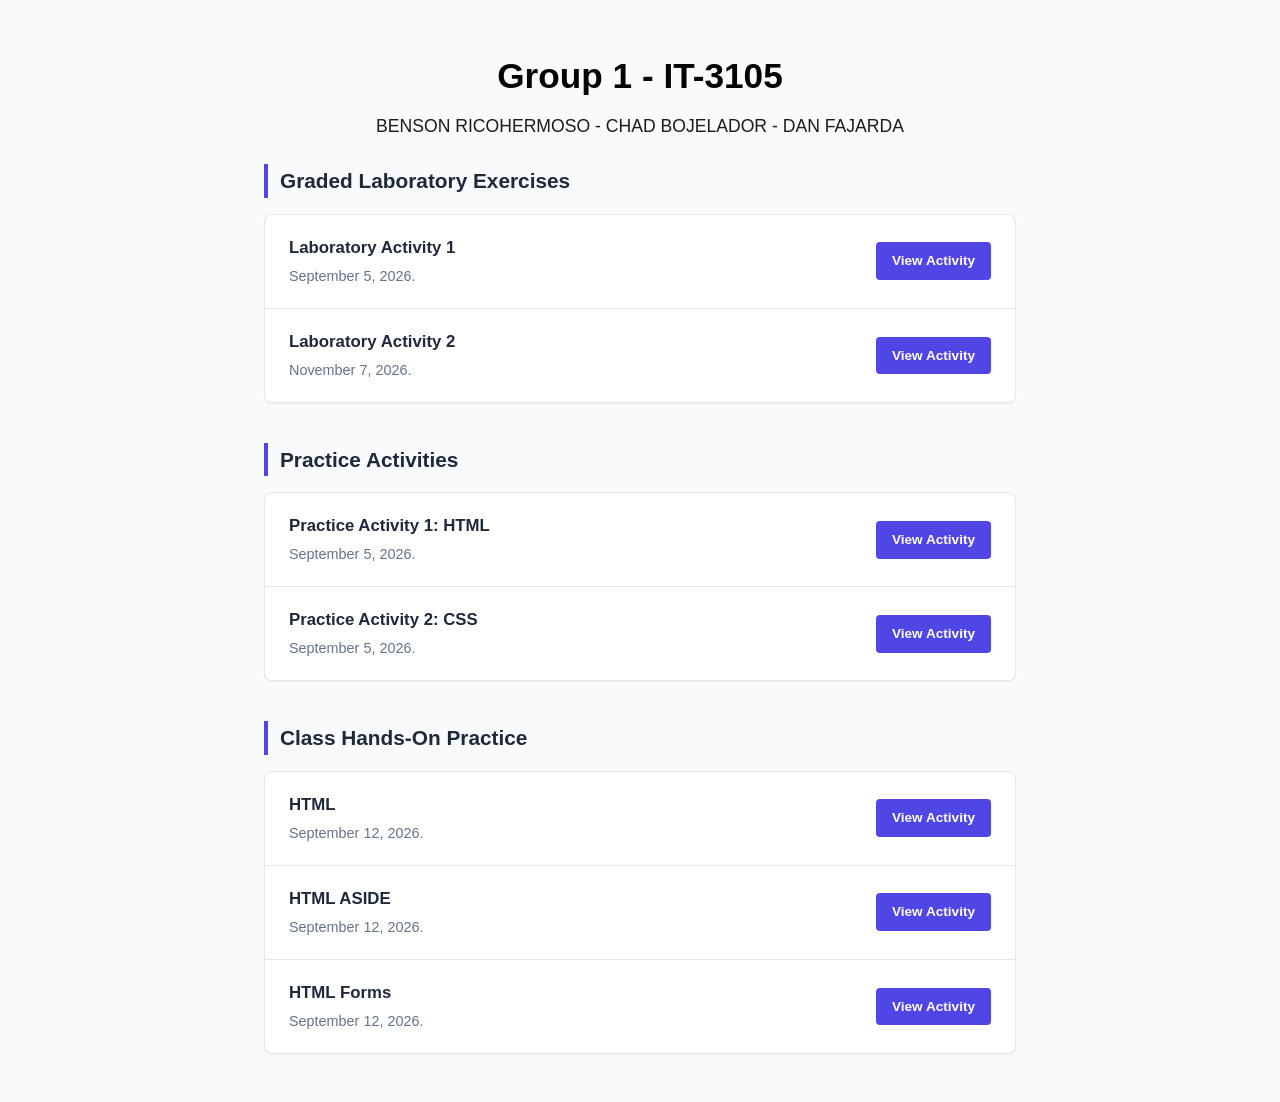
<file: index.html>
<!DOCTYPE html>
<html lang="en">
<head>
    <meta charset="UTF-8">
    <meta name="viewport" content="width=device-width, initial-scale=1.0">
    <title>Class Activity Repository</title>
    <link rel="stylesheet" href="style.css">
</head>
<body>

    <!-- Banner Header -->
    <header>
        <h1>Group 1 - IT-3105</h1>
        <p>BENSON RICOHERMOSO - CHAD BOJELADOR - DAN FAJARDA</p>
    </header>

    <!-- Main Content Area -->
    <main>
        
        <!-- Section: Current Module -->
        <h2 class="section-title">Graded Laboratory Exercises</h2>
        <ul class="activity-list">
            <li>
                <span class="activity-info">
                    <strong>Laboratory Activity 1</strong>
                    <p>September 5, 2026.</p>
                </span>
                <a href="laboratory activities/laboratory activity 1/index.html" class="btn">View Activity</a>
            </li>
              <li>
                <span class="activity-info">
                    <strong>Laboratory Activity 2</strong>
                    <p>November 7, 2026.</p>
                </span>
                <a href="laboratory activities/laboratory activity 2/index.html" class="btn">View Activity</a>
            </li>
        </ul>

         <h2 class="section-title">Practice Activities</h2>
        <ul class="activity-list">
            <li>
                <span class="activity-info">
                    <strong>Practice Activity 1: HTML</strong>
                    <p>September 5, 2026.</p>
                </span>
                <a href="pract_activitiy/practice_1_html.html" class="btn">View Activity</a>
            </li>
            <li>
                <span class="activity-info">
                    <strong>Practice Activity 2: CSS</strong>
                    <p>September 5, 2026.</p>
                </span>
                <a href="pract_activitiy/practice_2_css.html" class="btn">View Activity</a>
            </li>
        </ul>

         <h2 class="section-title">Class Hands-On Practice</h2>
        <ul class="activity-list">
            <li>
                <span class="activity-info">
                    <strong>HTML</strong>
                    <p>September 12, 2026.</p>
                </span>
                <a href="pract_activitiy/practice_1_html.html" class="btn">View Activity</a>
            </li>
            <li>
                <span class="activity-info">
                    <strong>HTML ASIDE</strong>
                    <p>September 12, 2026.</p>
                </span>
                <a href="pract_activitiy/practice_2_html.html" class="btn">View Activity</a>
            </li>
            <li>
                <span class="activity-info">
                    <strong>HTML Forms</strong>
                    <p>September 12, 2026.</p>
                </span>
                <a href="pract_activitiy/practice_1_html_form.html" class="btn">View Activity</a>
            </li>
        </ul>

    </main>

</body>
</html>
</file>
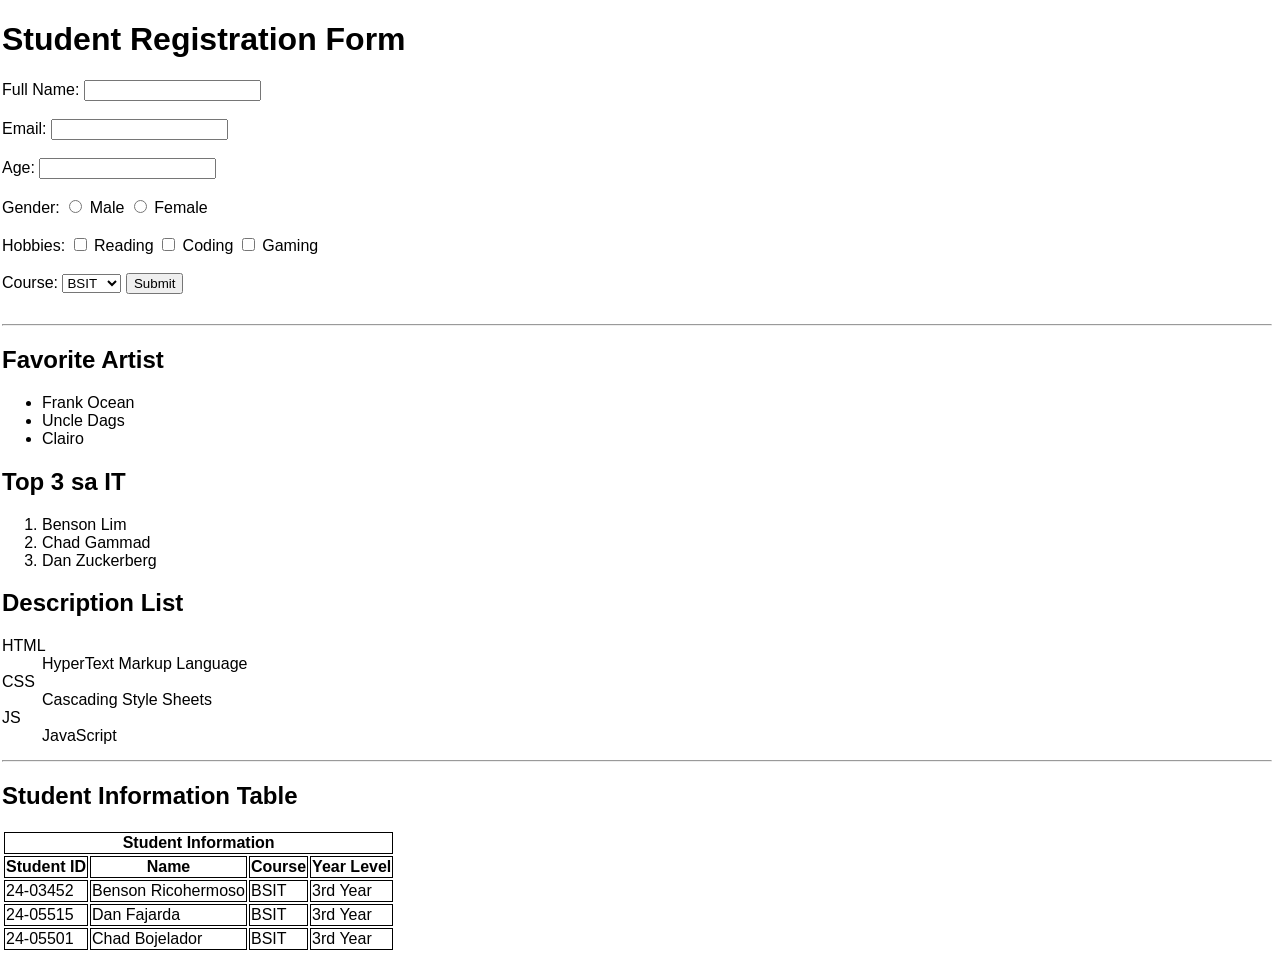
<file: laboratory activities/laboratory activity 1/index.html>
<!DOCTYPE html>
<html lang="en">
<head>
    <meta charset="UTF-8">
    <title>Laboratory 1 - Student Registration</title>
    <style>
        body { font-family: Arial, sans-serif; margin-left: 2px; }
        h1 { text-align: left; }
        form { margin-bottom: 30px; }
        table { margin-top: 20px; }
        th, td { border: 1px solid black; }
        ul, ol, dl { margin: 15px 0; }
    </style>
</head>
<body>

    <h1>Student Registration Form</h1>


    <form action="#" method="#">
        <label for="fullname">Full Name:</label>
        <input type="text" id="fullname" name="fullname" required><br><br>

        <label for="email">Email:</label>
        <input type="email" id="email" name="email" required><br><br>

        <label for="age">Age:</label>
        <input type="number" id="age" name="age"><br><br>

        <label>Gender:</label>
        <input type="radio" id="gender-male" name="gender" value="Male">
        <label for="gender-male">Male</label>
        <input type="radio" id="gender-female" name="gender" value="Female">
        <label for="gender-female">Female</label><br><br>

        <label>Hobbies:</label>
        <input type="checkbox" id="hobby-reading" name="hobbies" value="Reading">
        <label for="hobby-reading">Reading</label>
        <input type="checkbox" id="hobby-coding" name="hobbies" value="Coding">
        <label for="hobby-coding">Coding</label>
        <input type="checkbox" id="hobby-gaming" name="hobbies" value="Gaming">
        <label for="hobby-gaming">Gaming</label><br><br>

        <label for="course">Course:</label>
        <select id="course" name="course">
            <option value="BSIT">BSIT</option>
            <option value="BSCS">BSCS</option>
            <option value="BSIS">BSIS</option>
        </select>

        <button type="submit">Submit</button>
    </form>

    <hr>

    <h2>Favorite Artist</h2>
    <ul>
        <li>Frank Ocean</li>
        <li>Uncle Dags</li>
        <li>Clairo</li>
    </ul>

    <h2>Top 3 sa IT</h2>
    <ol>
        <li>Benson Lim </li>
        <li>Chad Gammad</li>
        <li>Dan Zuckerberg</li>
    </ol>

    <h2>Description List</h2>
    <dl>
        <dt>HTML</dt>
        <dd>HyperText Markup Language</dd>
        <dt>CSS</dt>
        <dd>Cascading Style Sheets</dd>
        <dt>JS</dt>
        <dd>JavaScript</dd>
    </dl>

    <hr>

    <h2>Student Information Table</h2>
    <table>
        <tr>
            <th colspan="4">Student Information</th>
        </tr>
        <tr>
            <th>Student ID</th>
            <th>Name</th>
            <th>Course</th>
            <th>Year Level</th>
        </tr>
        <tr>
            <td>24-03452</td>
            <td>Benson Ricohermoso</td>
            <td>BSIT</td>
            <td>3rd Year</td>
        </tr>
        <tr>
            <td>24-05515</td>
            <td>Dan Fajarda</td>
            <td>BSIT</td>
            <td>3rd Year</td>
        </tr>
        <tr>
            <td>24-05501</td>
            <td>Chad Bojelador</td>
            <td>BSIT</td>
            <td>3rd Year</td>
        </tr>
    </table>

</body>
</html>
</file>
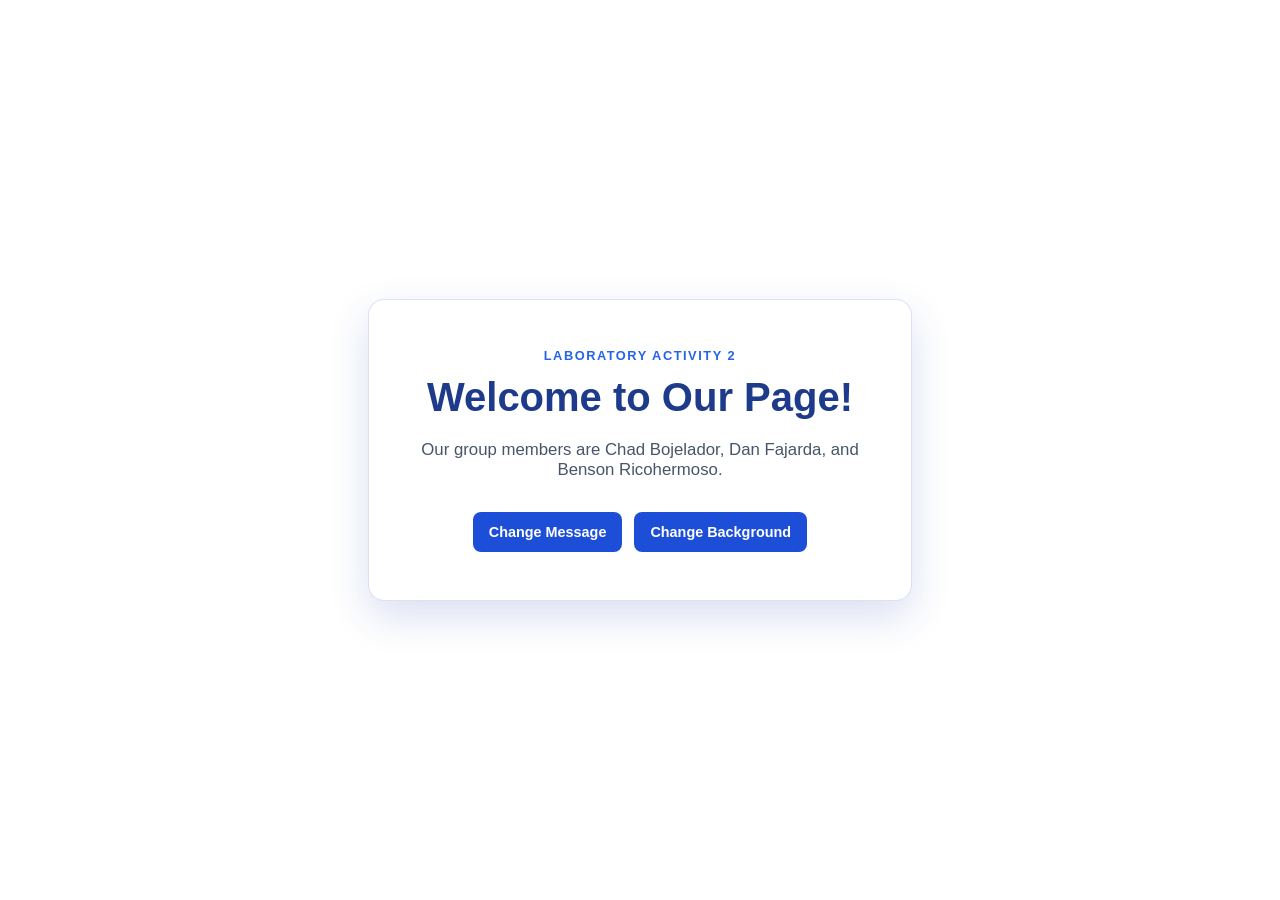
<file: laboratory activities/laboratory activity 2/index.html>
<!DOCTYPE html>
<html lang="en">
<head>
    <meta charset="UTF-8">
    <meta name="viewport" content="width=device-width, initial-scale=1.0">
    <title>My First Interactive Page.</title>
    <link rel="stylesheet" href="style.css">
</head>
<body>
    <main class="page-card">
        <p class="activity-label">Laboratory Activity 2</p>
        <h1>Welcome to Our Page!</h1>
        <p id="message">Our group members are Chad Bojelador, Dan Fajarda, and Benson Ricohermoso.</p>

        <div class="button-group">
            <button type="button" id="change-message">Change Message</button>
            <button type="button" id="change-background">Change Background</button>
        </div>
    </main>

    <script src="script.js"></script>
</body>
</html>
</file>
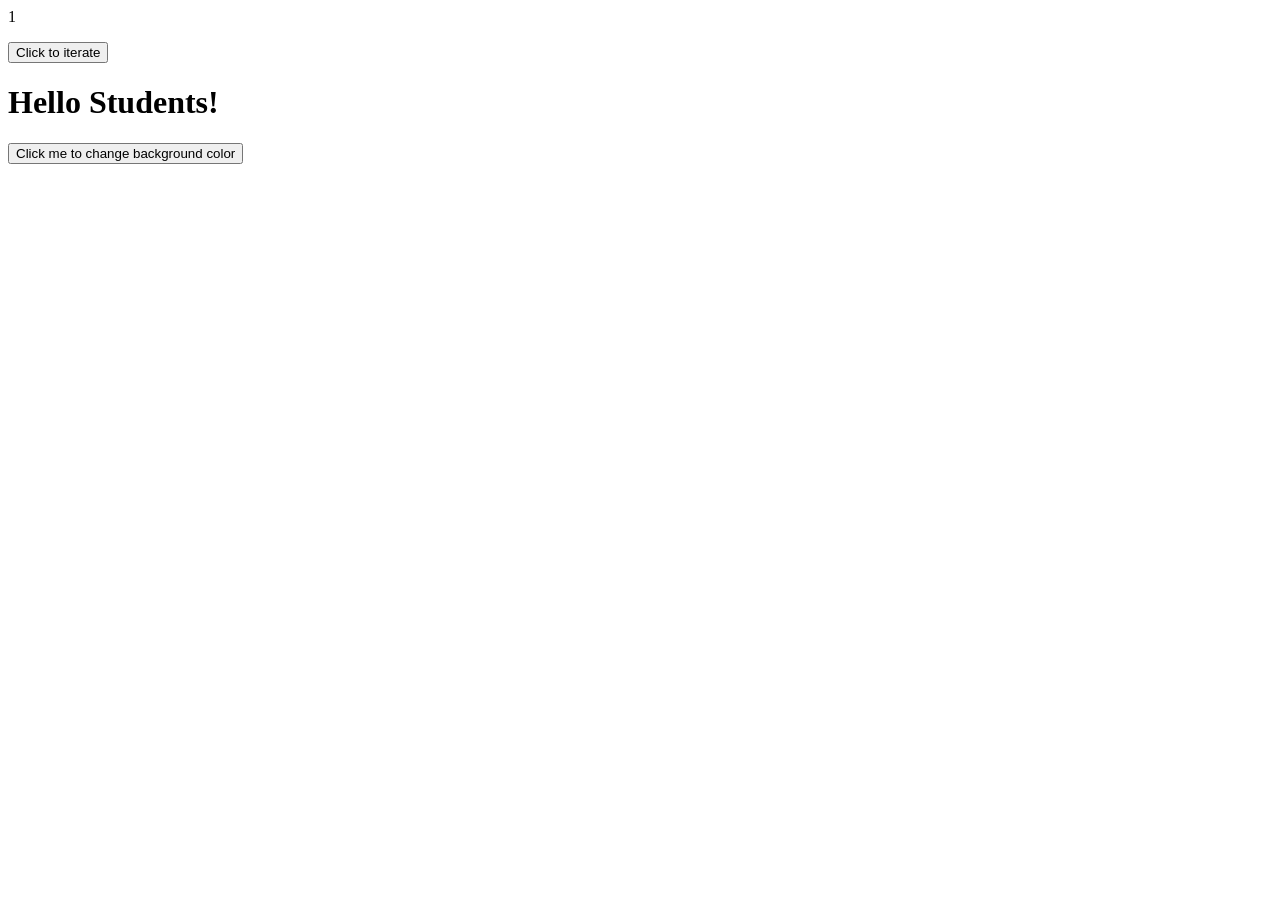
<file: pract_activitiy/pract-activity-javascript.html>
<head>
    <title>Document</title>
</head>
<body>

    <script>

        // let name = prompt ("Please enter your name: ");

        /*
        console.log("Please enter your name: ");
        let fname = prompt("Enter your name: ");
        console.log ("Welcome," + fname + "!");

        console.log("Please enter your age: ");
        let age = prompt("Enter your age: ");
        console.log("You are " + age + " years old.");

        console.log("Please enter your city: ");
        let city = prompt ("Enter your city: ");
        console.log ("You live in " + city + ".");
        

        let num1 = 10; 
        let num2 = 5;

        console.log (num1 + num2)
        

        let age = prompt ("Please enter your age: ");

        console.log ("Your age is: " + age);
        if (age >= 18) {
            console.log ("You are an adult.");
        } else {
            console.log ("You are a minor");
        }


        let singer = prompt ("Please enter your favorite singer: ");

        switch (singer) {
            case "Justin":
                console.log ("The  Justin Beiber! ");
                break;
            case "Demi":
                console.log ("The Demi Lovato!");
                break;
            case "Charlie":
                console.log ("The Charlie Puth!");
                break;
            case "Adel":
                console.log ("Adel of all time!");
                break;   
            default:
                console.log ("The singer is Unknown!");
        }
        

        for (let i = 1; i <= 5; i++) {
        console.log(i);
        }
        

        function greet() {
            console.log("Hello, " + name + " !");
        }

        let name = prompt("Enter your name: ");
        greet(name);

       
        */

        let i = 1;
        function changeText() {
    
            document.getElementById("result").textContent = i++;
        }

        /*
        let message = document.getElementById("message");
        message.textContent = "Welcome to JavaScript!";

        

        let button = document.getElementById("btn");

        button.addEventListener("click", function() {
            document.body.style.backgroundColor = "red";
        });
        */

    </script>

    <p id="result">1</p>
    <button onclick="changeText()">Click to iterate</button>

    <h1 id="message">Hello Students!</h1>

    <button id="btn">Click me to change background color</button>

    <script>let button = document.getElementById("btn");

    button.addEventListener("click", function() {
            document.body.style.backgroundColor = "red";
        });
        
    </script>


</body>
</html>
</file>
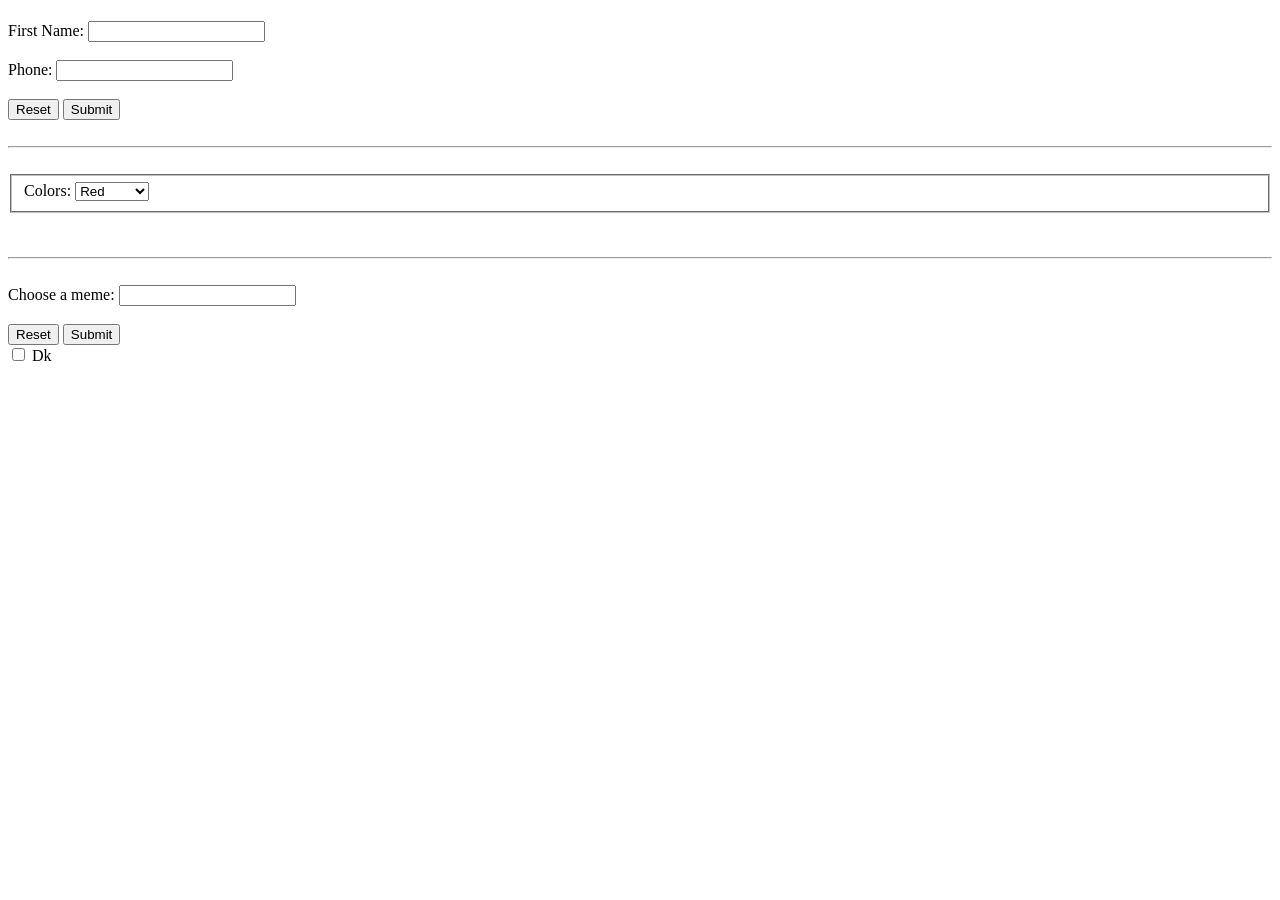
<file: pract_activitiy/practice_1_html_form.html>
<!DOCTYPE html>
<html lang="en">
<head>
    <meta charset="UTF-8">
    <meta name="viewport" content="width=device-width, initial-scale=1.0">
    <title>Document</title>

    <style>
        h1.title {
            color: aqua;
        }
    </style>   
    
</head>
<body>


     

    <h1>
        <title>aaaaaaaaaaaaaaaaaaaaayeah</title>
    </h1>


    <form action="">
        <label for="firstname">First Name:</label>
        <input type="text" name="firstname" id="firstname">
        <br>
        <br>
        <label for="phone">Phone:</label>
        <input type="tel" id="phone" pattern="[0-9]{4}-[0-9]{3}-[0-9]{4}">
        <br>
        <br>
        <button type="reset">Reset</button>
        <button type="submit">Submit</button>
        <br>
    </form>
    
    <form action="">

        
        <br>
        <hr>
        <br>

        <fieldset>
        <label for="colors">Colors:</label>

        
        <select id="colors" name="colors">
            <optgroup label="Color">
                <option value="red">Red</option>
                <option value="green">Green</option>
                <option value="blue">Blue</option>
            </optgroup>

            <optgroup label="Color">
                <option value="red">Red</option>
                <option value="green">Green</option>
                <option value="blue">Blue</option>
            </optgroup>

            <optgroup label="Color">
                <option value="red">Red</option>
                <option value="green">Green</option>
                <option value="blue">Blue</option>
            </optgroup>
        </select>

        </fieldset>
        
        <br>
        <br>
        <hr>
        <br>
        
    </form>

    <form id="meme-form" action="">

        <label for="meme-choice">Choose a meme:</label>
            <input list="meme-opts" id="meme-choice" name="meme-choice">

        <datalist id="meme-opts">
            <option value="Spotibai">
            <option value="MAmaAaaA">
            <option value="Never grow old">
            <option value="Ken bryan corpus">
        </datalist>

        <br>
        <br>
        <button type="reset">Reset</button>
        <button type="submit">Submit</button>

    </form>

    <form action="">
        <input value="Amber" type="checkbox" id="1" >
        <label for="1">Dk</label>
    </form>

    <br>


</body>
</html>
</file>
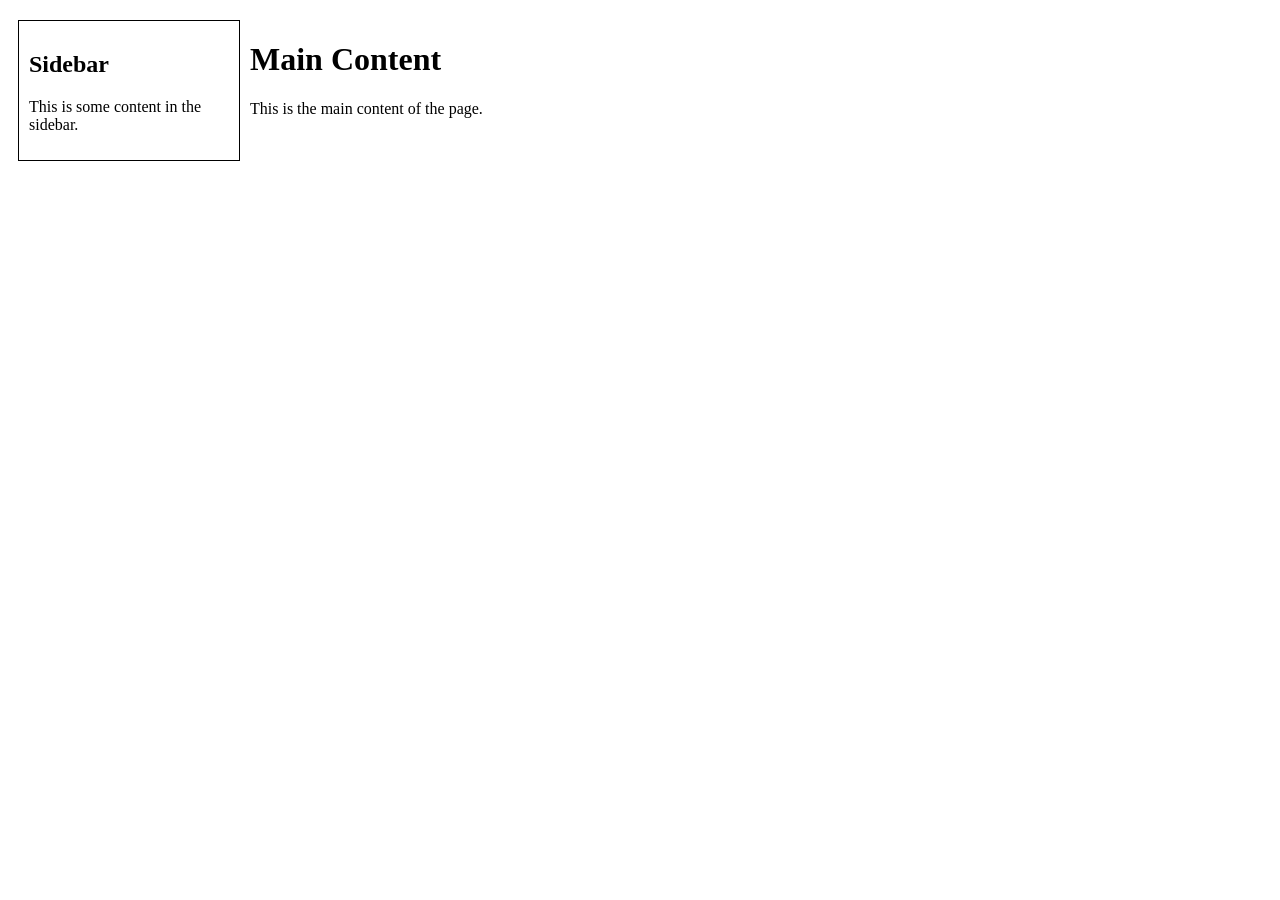
<file: pract_activitiy/practice_2_html.html>
<!DOCTYPE html>
<html lang="en">
<head>
    <meta charset="UTF-8">
    <meta name="viewport" content="width=device-width, initial-scale=1.0">
    <title>Document</title>


    <style>
        main{
            padding: 10px;
            margin: 10px;
        }
        aside{
            width: 200px;
            border: 1px solid black;
            padding: 10px;
            margin: 10px;
            float: left;
        }
    </style>

</head>
<body>
    <aside>
        <h2>Sidebar</h2>
        <p>This is some content in the sidebar.</p>
    </aside>

    <main>
        <h1>Main Content</h1>
        <p>This is the main content of the page.</p>
    </main>
    
</body>
</html>
</file>
<file: style.css>
:root {
    --primary: #4f46e5;
    --primary-dark: #4338ca;
    --bg-color: #f8fafc;
    --card-bg: #ffffff;
    --text-main: #1e293b;
    --text-muted: #64748b;
    --border-color: #e2e8f0;
}

* {
    margin: 0;
    padding: 0;
    box-sizing: border-box;
    font-family: 'Segoe UI', Tahoma, Geneva, Verdana, sans-serif;
}

body {
    background-color: var(--bg-color);
    color: var(--text-main);
    line-height: 1.6;
}

/* Banner Header */
header {
    color: rgb(5, 5, 5);
    padding: 3rem 2rem;
    text-align: center;
}

header h1 {
    font-size: 2.2rem;
    margin-bottom: 0.5rem;
}

header p {
    font-size: 1.1rem;
    opacity: 0.9;
    max-width: 600px;
    margin: 0 auto;
}

/* Main Container */
main {
    max-width: 800px;
    margin: -1.5rem auto 3rem auto;
    padding: 0 1.5rem;
}

/* Section Styling */
.section-title {
    font-size: 1.3rem;
    margin-bottom: 1rem;
    color: var(--text-main);
    border-left: 4px solid var(--primary);
    padding-left: 0.75rem;
}

/* Simple List Styling */
.activity-list {
    list-style: none;
    background: var(--card-bg);
    border: 1px solid var(--border-color);
    border-radius: 8px;
    box-shadow: 0 1px 3px 0 rgba(0, 0, 0, 0.05);
    margin-bottom: 2.5rem;
    overflow: hidden;
}

.activity-list li {
    display: flex;
    justify-content: space-between;
    align-items: center;
    padding: 1.25rem 1.5rem;
    border-bottom: 1px solid var(--border-color);
    gap: 1rem;
}

.activity-list li:last-child {
    border-bottom: none;
}

.activity-info strong {
    display: block;
    font-size: 1.05rem;
    color: var(--text-main);
    margin-bottom: 0.2rem;
}

.activity-info p {
    color: var(--text-muted);
    font-size: 0.9rem;
}

/* Buttons */
.btn {
    display: inline-block;
    background-color: var(--primary);
    color: white;
    padding: 0.5rem 1rem;
    border-radius: 4px;
    text-decoration: none;
    font-size: 0.85rem;
    font-weight: 600;
    white-space: nowrap;
    transition: background-color 0.2s;
}

.btn:hover {
    background-color: var(--primary-dark);
}

.btn.secondary {
    background-color: #e2e8f0;
    color: var(--text-main);
}

.btn.secondary:hover {
    background-color: #cbd5e1;
}

/* Footer */
footer {
    text-align: center;
    padding: 2rem;
    color: var(--text-muted);
    font-size: 0.85rem;
    border-top: 1px solid var(--border-color);
    background: white;
}
</file>
<file: laboratory activities/laboratory activity 2/style.css>
:root {
    font-family: "Segoe UI", Tahoma, Geneva, Verdana, sans-serif;
    color: #172554;
    background-color: white;
}

* {
    box-sizing: border-box;
}

body {
    display: grid;
    min-height: 100vh;
    margin: 0;
    place-items: center;
    padding: 1.5rem;
    background-color: white;
    transition: background-color 0.3s ease;
}

.page-card {
    width: min(100%, 34rem);
    padding: 3rem 2rem;
    border: 1px solid rgba(30, 64, 175, 0.15);
    border-radius: 1rem;
    background-color: #ffffff;
    box-shadow: 0 1rem 2.5rem rgba(30, 64, 175, 0.16);
    text-align: center;
}

.activity-label {
    margin: 0 0 0.75rem;
    color: #2563eb;
    font-size: 0.8rem;
    font-weight: 700;
    letter-spacing: 0.12em;
    text-transform: uppercase;
}

h1 {
    margin: 0;
    color: #1e3a8a;
    font-size: clamp(1.8rem, 5vw, 2.5rem);
}

#message {
    min-height: 1.75rem;
    margin: 1.25rem 0 2rem;
    color: #475569;
    font-size: 1.05rem;
}

.button-group {
    display: flex;
    flex-wrap: wrap;
    justify-content: center;
    gap: 0.75rem;
}

button {
    border: 0;
    border-radius: 0.5rem;
    padding: 0.75rem 1rem;
    background-color: #1d4ed8;
    color: #ffffff;
    cursor: pointer;
    font: inherit;
    font-size: 0.9rem;
    font-weight: 600;
    transition: background-color 0.2s ease, transform 0.2s ease;
}

button:hover {
    background-color: #1e40af;
    transform: translateY(-2px);
}

button:focus-visible {
    outline: 3px solid #93c5fd;
    outline-offset: 3px;
}

@media (max-width: 30rem) {
    .button-group {
        flex-direction: column;
    }

    button {
        width: 100%;
    }
}
</file>
